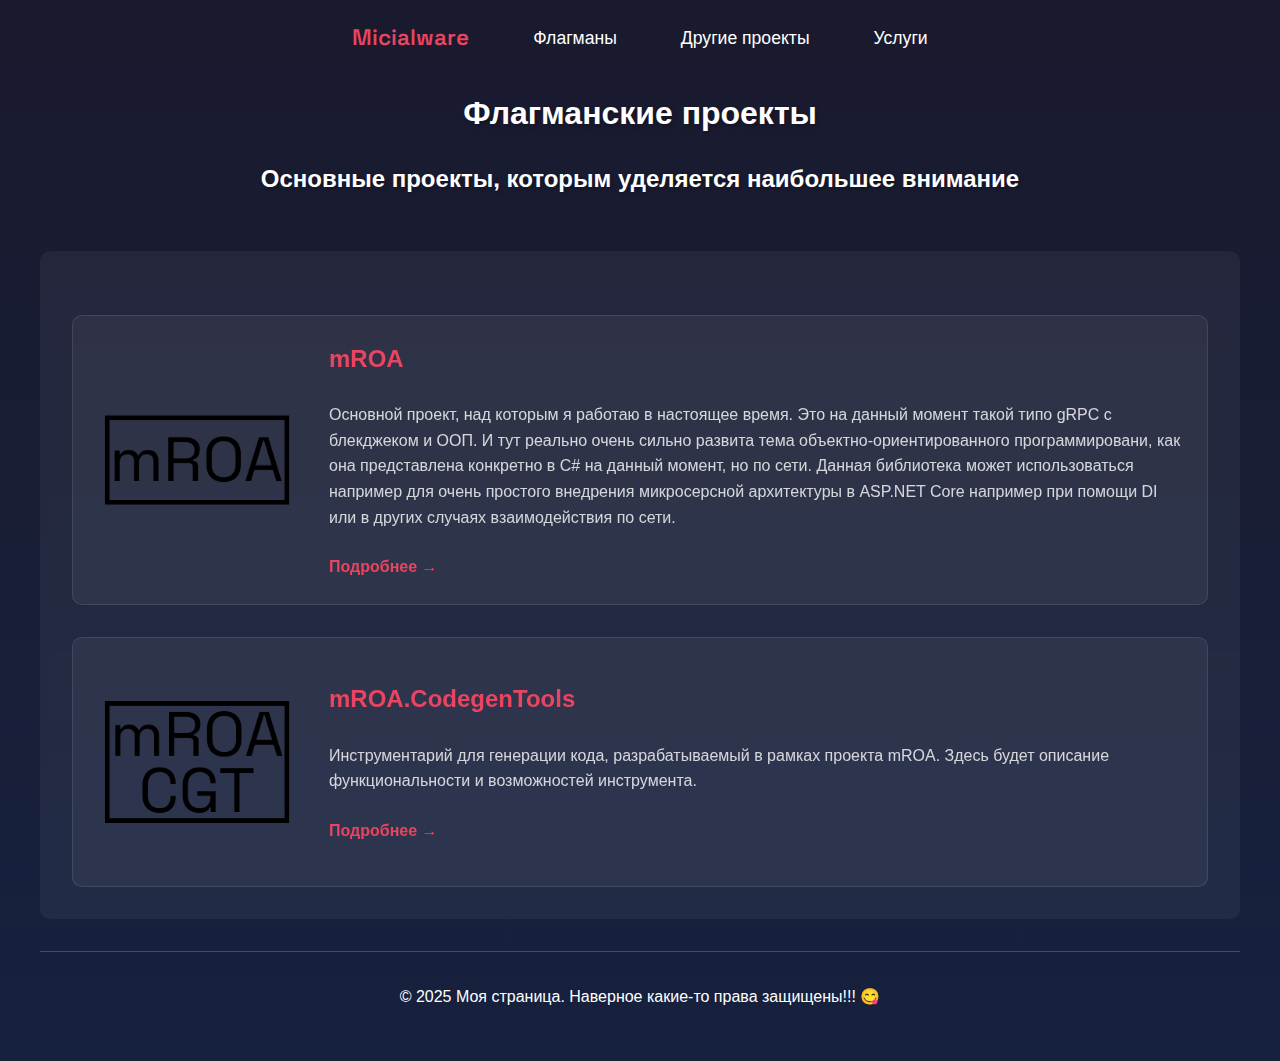
<file: flagships.html>
<!DOCTYPE html>
<html lang="ru">

<head>
    <meta charset="UTF-8">
    <meta name="viewport" content="width=device-width, initial-scale=1.0">
    <meta name="description" content="Флагманские проекты">
    <link rel="icon" type="image/png" href="img/icon.png">
    <link href="https://fonts.googleapis.com/css2?family=Space+Grotesk:wght@400;500;600;700&display=swap"
        rel="stylesheet">
    <link rel="stylesheet" href="styles.css">
    <title>Флагманские проекты</title>
    <style>
        body {
            font-family: Arial, sans-serif;
            line-height: 1.6;
            margin: 0;
            padding: 20px;
            max-width: 1200px;
            margin: 0 auto;
            min-height: 100vh;
            background: linear-gradient(to bottom, #1a1a2e, #16213e);
            color: white;
        }

        header {
            text-align: center;
            padding-top: 0px;
            padding-bottom: 2rem;
        }

        nav {
            margin-bottom: 32px;
        }

        nav ul {
            list-style: none;
            padding: 0;
            margin: 0;
            display: flex;
            justify-content: center;
            gap: 2rem;
            align-items: center;
        }

        nav a {
            color: white;
            text-decoration: none;
            font-size: 1.1rem;
            padding: 0.5rem 1rem;
            border-radius: 5px;
            transition: background-color 0.3s;
        }

        nav a:hover {
            background-color: rgba(255, 255, 255, 0.1);
        }

        nav a.brand {
            font-family: 'Space Grotesk', monospace;
            font-size: 1.4rem;
            font-weight: 600;
            color: #e94560;
        }

        nav a.brand:hover {
            color: #ff6b81;
        }

        main {
            padding: 2rem 0;
            background: rgba(255, 255, 255, 0.05);
            border-radius: 10px;
            padding: 2rem;
            backdrop-filter: blur(5px);
        }

        footer {
            text-align: center;
            padding: 1rem 0;
            margin-top: 2rem;
            border-top: 1px solid rgba(255, 255, 255, 0.2);
        }

        h1,
        h2 {
            text-shadow: 2px 2px 4px rgba(0, 0, 0, 0.3);
        }

        .project-grid {
            display: flex;
            flex-direction: column;
            align-items: center;
            justify-content: center;
            gap: 2rem;
            margin-top: 2rem;
        }

        .project-card {
            background: rgba(255, 255, 255, 0.05);
            border-radius: 10px;
            padding: 1.5rem;
            border: 1px solid rgba(255, 255, 255, 0.1);
            transition: transform 0.3s, box-shadow 0.3s;
            display: flex;
            flex-direction: row;
            align-items: center;
            justify-content: center;
            gap: 2rem;
        }

        .project-card:hover {
            transform: translateY(-5px);
            box-shadow: 0 5px 15px rgba(0, 0, 0, 0.3);
        }

        .project-card h3 {
            color: #e94560;
            margin-top: 0;
            font-size: 1.5rem;
        }

        .project-card p {
            margin-bottom: 1.5rem;
            color: rgba(255, 255, 255, 0.8);
        }

        .project-card .more-link {
            display: inline-block;
            color: #e94560;
            text-decoration: none;
            font-weight: bold;
            transition: color 0.3s;
        }

        .project-card .more-link:hover {
            color: #ff6b81;
            text-decoration: underline;
        }

        .project-card img {
            width: 200px;
            height: 200px;
        }

        @media (max-width: 768px) {
            body {
                padding: 10px;
            }

            nav ul {
                flex-direction: column;
                gap: 1rem;
            }

            nav a {
                font-size: 1.2rem;
                padding: 0.8rem 1.5rem;
                width: 100%;
                text-align: center;
            }

            main {
                padding: 1rem;
            }

            h1 {
                font-size: 1.8rem;
            }

            h2 {
                font-size: 1.4rem;
            }

            .project-card {
                flex-direction: column;
                text-align: center;
                padding: 1rem;
            }

            .project-card img {
                width: 150px;
                height: 150px;
                margin-bottom: 1rem;
            }

            .project-card-text {
                width: 100%;
            }
        }
    </style>
</head>

<body>
    <header>
        <nav>
            <ul>
                <li><a href="index.html" class="brand">Micialware</a></li>
                <li><a href="flagships.html">Флагманы</a></li>
                <li><a href="index.html#projects">Другие проекты</a></li>
                <li><a href="services.html">Услуги</a></li>
            </ul>
        </nav>
        <h1>Флагманские проекты</h1>
        <h2>Основные проекты, которым уделяется наибольшее внимание</h2>
    </header>

    <main>
        <div class="project-grid">
            <div class="project-card">
                <img src="img/mroaLogo.png" alt="mROA" />
                <div class="project-card-text">
                    <h3>mROA</h3>
                    <p>Основной проект, над которым я работаю в настоящее время. Это на данный момент такой типо gRPC с
                        блекджеком и ООП. И тут реально очень сильно развита тема объектно-ориентированного
                        программировани, как она представлена конкретно в C# на данный момент, но по сети. Данная
                        библиотека может использоваться например для очень простого внедрения микросерсной архитектуры в
                        ASP.NET Core например при помощи DI или в других случаях взаимодействия по сети.</p>
                    <a href="mroa.html" class="more-link">Подробнее →</a>
                </div>

            </div>
            <div class="project-card">
                <img src="img/mroacgtLogo.png" alt="mROA.CodegenTools" />
                <div class="project-card-text">
                    <h3>mROA.CodegenTools</h3>
                    <p>Инструментарий для генерации кода, разрабатываемый в рамках проекта mROA. Здесь будет описание
                        функциональности и возможностей инструмента.</p>
                    <a href="#" class="more-link">Подробнее →</a>
                </div>
            </div>
        </div>
    </main>

    <footer>
        <p>&copy; 2025 Моя страница. Наверное какие-то права защищены!!! <span id="random-emoji"></span></p>
    </footer>

    <script src="scripts.js"></script>
</body>

</html>
</file>
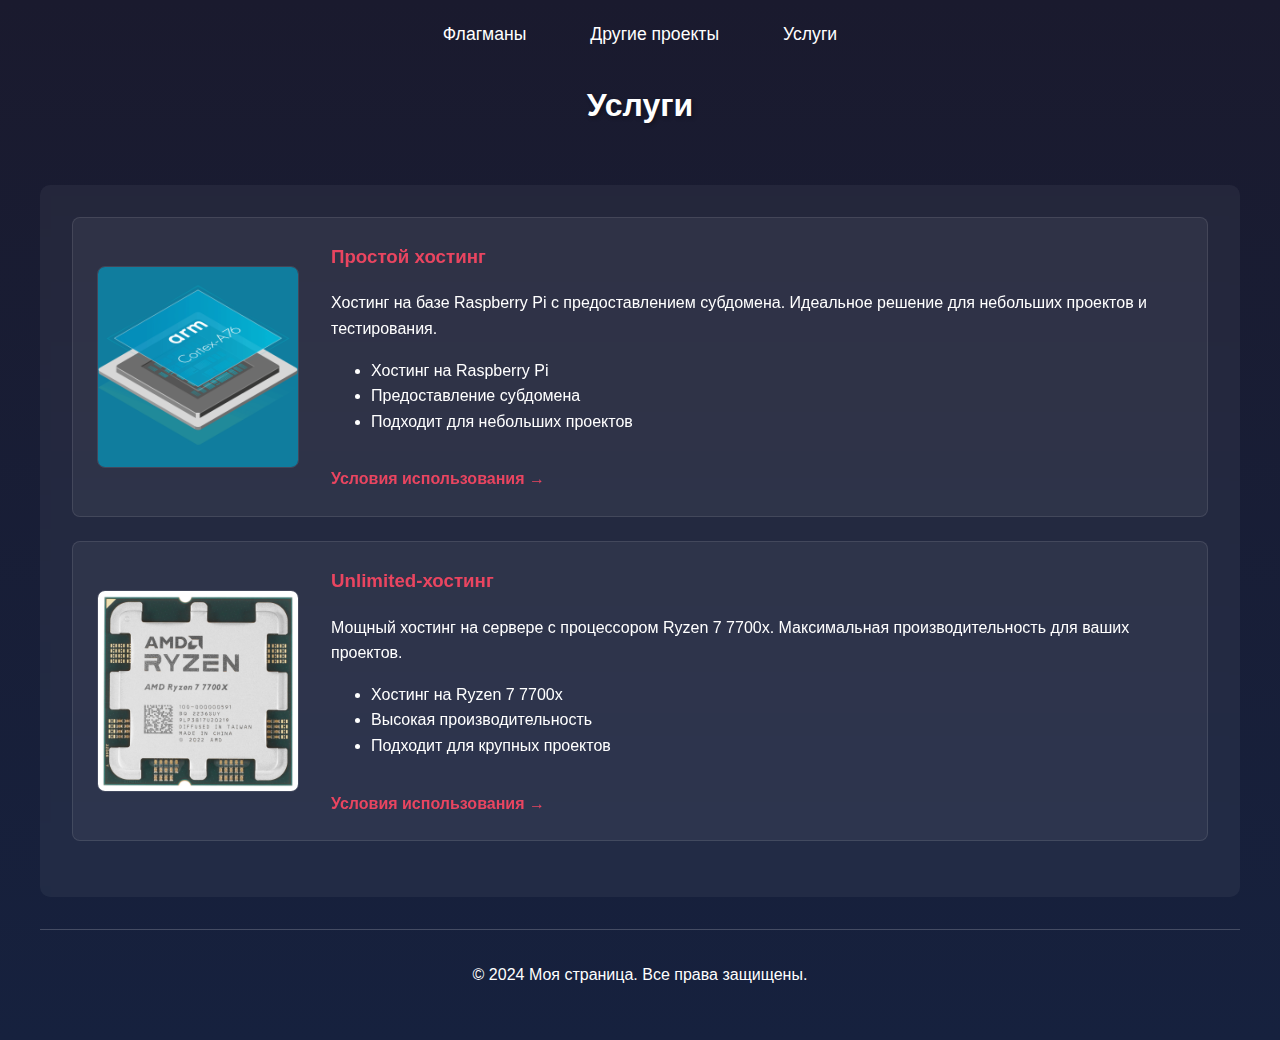
<file: services.html>
<!DOCTYPE html>
<html lang="ru">
<head>
    <meta charset="UTF-8">
    <meta name="viewport" content="width=device-width, initial-scale=1.0">
    <meta name="description" content="Услуги программиста">
    <title>Услуги</title>
    <style>
        body {
            font-family: Arial, sans-serif;
            line-height: 1.6;
            margin: 0;
            padding: 20px;
            max-width: 1200px;
            margin: 0 auto;
            min-height: 100vh;
            background: linear-gradient(to bottom, #1a1a2e, #16213e);
            color: white;
        }
        header {
            text-align: center;
            padding-top: 0px;
            padding-bottom: 2rem;
        }
        nav {
            margin-bottom: 32px;
        }
        nav ul {
            list-style: none;
            padding: 0;
            margin: 0;
            display: flex;
            justify-content: center;
            gap: 2rem;
        }
        nav a {
            color: white;
            text-decoration: none;
            font-size: 1.1rem;
            padding: 0.5rem 1rem;
            border-radius: 5px;
            transition: background-color 0.3s;
        }
        nav a:hover {
            background-color: rgba(255, 255, 255, 0.1);
        }
        main {
            padding: 2rem 0;
            background: rgba(255, 255, 255, 0.05);
            border-radius: 10px;
            padding: 2rem;
            backdrop-filter: blur(5px);
        }
        footer {
            text-align: center;
            padding: 1rem 0;
            margin-top: 2rem;
            border-top: 1px solid rgba(255, 255, 255, 0.2);
        }
        h1, h2 {
            text-shadow: 2px 2px 4px rgba(0, 0, 0, 0.3);
        }
        .service-card {
            background: rgba(255, 255, 255, 0.05);
            border-radius: 8px;
            padding: 1.5rem;
            margin-bottom: 1.5rem;
            border: 1px solid rgba(255, 255, 255, 0.1);
            display: flex;
            gap: 2rem;
            align-items: center;
        }
        .service-card .content {
            flex: 1;
        }
        .service-card img {
            width: 200px;
            height: 200px;
            object-fit: cover;
            border-radius: 8px;
            border: 1px solid rgba(255, 255, 255, 0.1);
        }
        .service-card h3 {
            margin-top: 0;
            color: #e94560;
        }
        .service-card .terms-link {
            display: inline-block;
            margin-top: 1rem;
            color: #e94560;
            text-decoration: none;
            font-weight: bold;
            transition: color 0.3s;
        }
        .service-card .terms-link:hover {
            color: #ff6b81;
            text-decoration: underline;
        }
    </style>
</head>
<body>
    <header>
        <nav>
            <ul>
                <li><a href="index.html#flagships">Флагманы</a></li>
                <li><a href="index.html#projects">Другие проекты</a></li>
                <li><a href="services.html">Услуги</a></li>
            </ul>
        </nav>
        <h1>Услуги</h1>
    </header>

    <main>
        <div class="service-card">
            <img src="img/arma76.png" alt="Raspberry Pi хостинг">
            <div class="content">
                <h3>Простой хостинг</h3>
                <p>Хостинг на базе Raspberry Pi с предоставлением субдомена. Идеальное решение для небольших проектов и тестирования.</p>
                <ul>
                    <li>Хостинг на Raspberry Pi</li>
                    <li>Предоставление субдомена</li>
                    <li>Подходит для небольших проектов</li>
                </ul>
                <a href="terms-basic.html" class="terms-link">Условия использования →</a>
            </div>
        </div>
        <div class="service-card">
            <img src="img/7700x.webp" alt="Ryzen сервер">
            <div class="content">
                <h3>Unlimited-хостинг</h3>
                <p>Мощный хостинг на сервере с процессором Ryzen 7 7700x. Максимальная производительность для ваших проектов.</p>
                <ul>
                    <li>Хостинг на Ryzen 7 7700x</li>
                    <li>Высокая производительность</li>
                    <li>Подходит для крупных проектов</li>
                </ul>
                <a href="terms-unlimited.html" class="terms-link">Условия использования →</a>
            </div>
        </div>
    </main>

    <footer>
        <p>&copy; 2024 Моя страница. Все права защищены.</p>
    </footer>
</body>
</html>
</file>
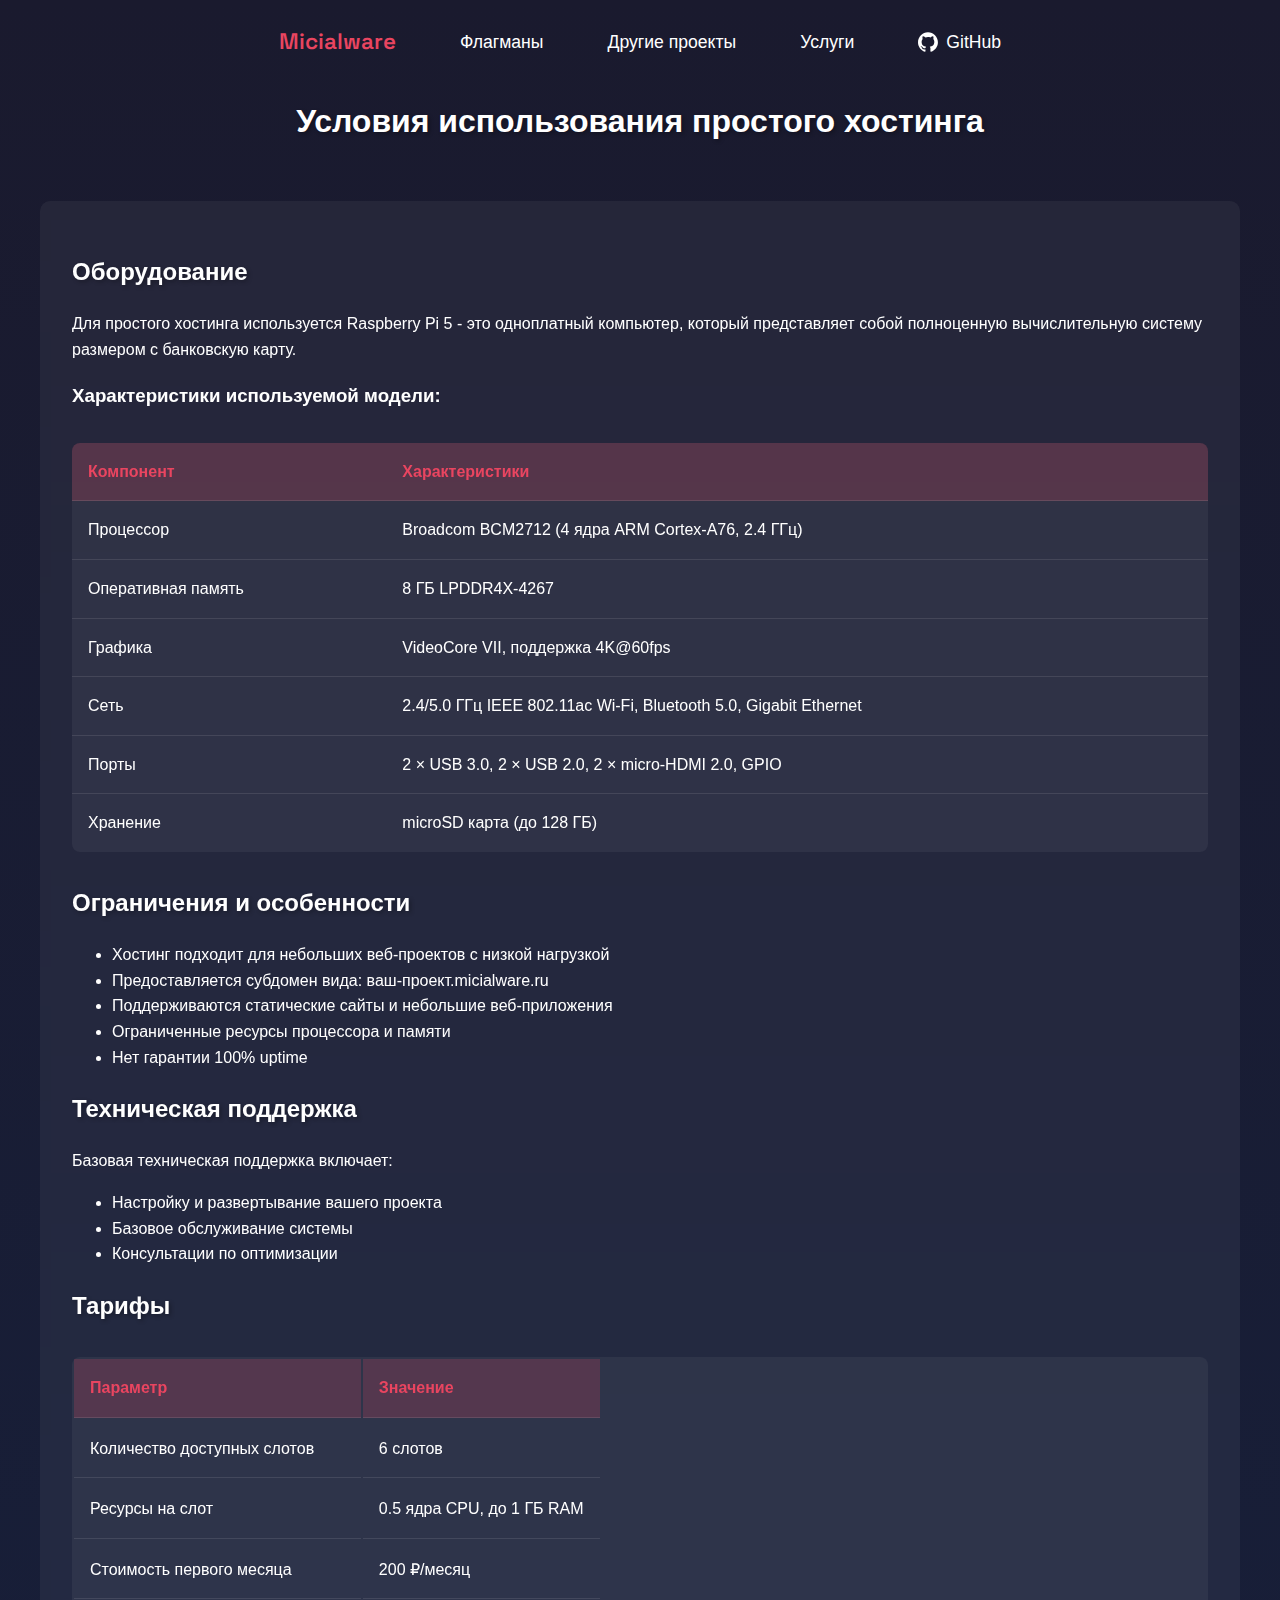
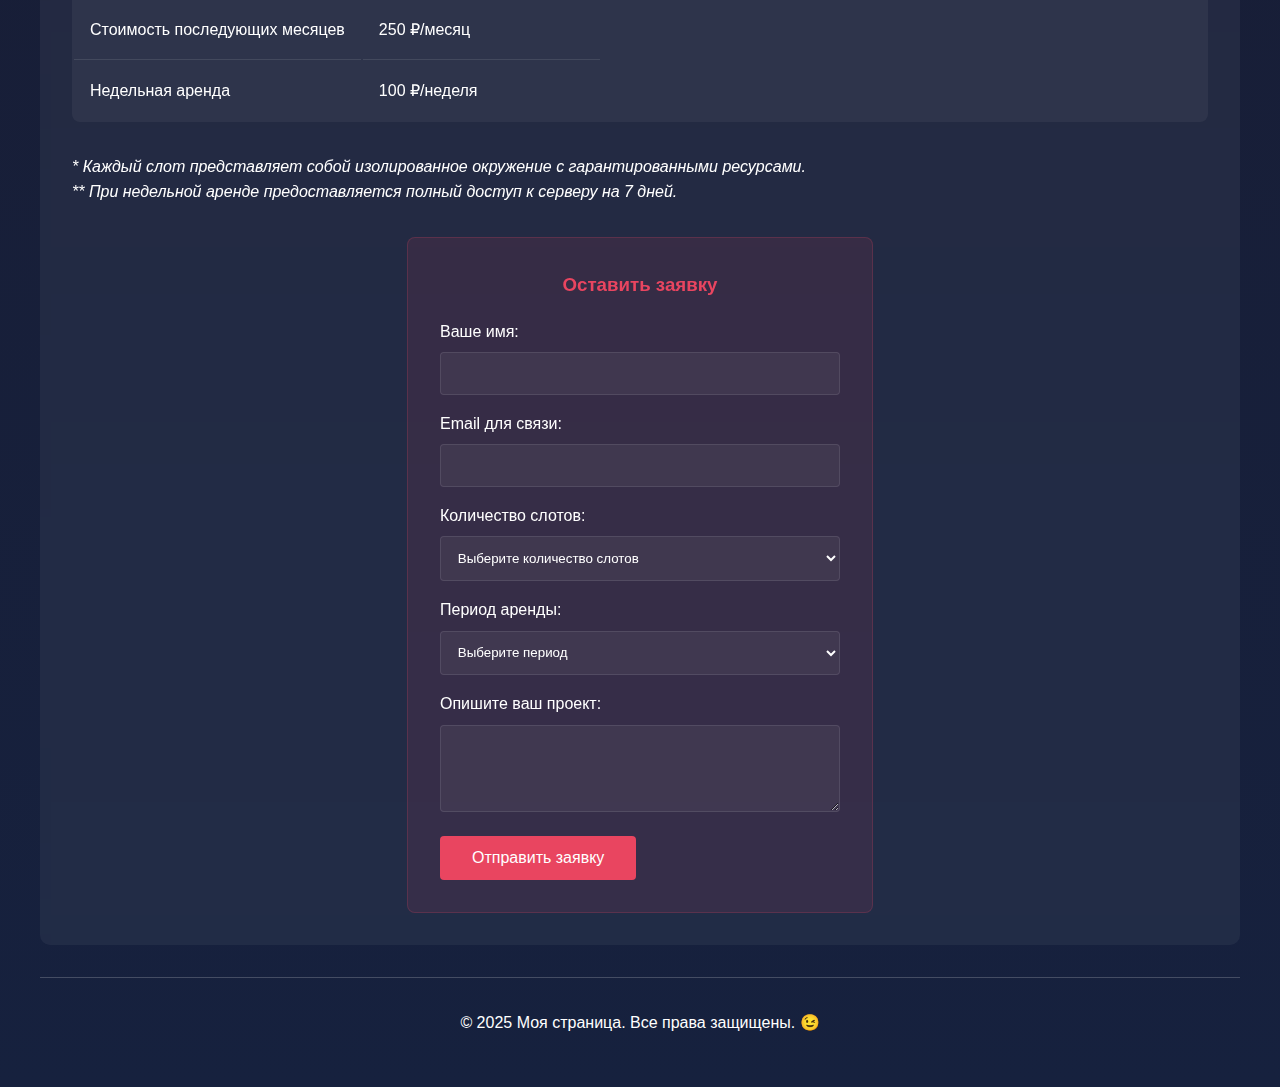
<file: terms-basic.html>
<!DOCTYPE html>
<html lang="ru">
<head>
    <meta charset="UTF-8">
    <meta name="viewport" content="width=device-width, initial-scale=1.0">
    <meta name="description" content="Условия использования простого хостинга">
    <link rel="icon" type="image/png" href="img/icon.png">
    <link href="https://fonts.googleapis.com/css2?family=Space+Grotesk:wght@400;500;600;700&display=swap" rel="stylesheet">
    <link rel="stylesheet" href="styles.css">
    <title>Условия использования - Простой хостинг</title>
    <style>
        body {
            font-family: Arial, sans-serif;
            line-height: 1.6;
            margin: 0;
            padding: 20px;
            max-width: 1200px;
            margin: 0 auto;
            min-height: 100vh;
            background: linear-gradient(to bottom, #1a1a2e, #16213e);
            color: white;
        }
        header {
            text-align: center;
            padding-top: 0px;
            padding-bottom: 2rem;
        }
        nav {
            margin-bottom: 32px;
        }
        nav ul {
            list-style: none;
            padding: 0;
            margin: 0;
            display: flex;
            justify-content: center;
            gap: 2rem;
            align-items: center;
        }
        nav a {
            color: white;
            text-decoration: none;
            font-size: 1.1rem;
            padding: 0.5rem 1rem;
            border-radius: 5px;
            transition: background-color 0.3s;
        }
        nav a:hover {
            background-color: rgba(255, 255, 255, 0.1);
        }
        nav a.brand {
            font-family: 'Space Grotesk', monospace;
            font-size: 1.4rem;
            font-weight: 600;
            color: #e94560;
        }
        nav a.brand:hover {
            color: #ff6b81;
        }
        main {
            padding: 2rem 0;
            background: rgba(255, 255, 255, 0.05);
            border-radius: 10px;
            padding: 2rem;
            backdrop-filter: blur(5px);
        }
        footer {
            text-align: center;
            padding: 1rem 0;
            margin-top: 2rem;
            border-top: 1px solid rgba(255, 255, 255, 0.2);
        }
        h1, h2 {
            text-shadow: 2px 2px 4px rgba(0, 0, 0, 0.3);
        }
        .specs-table {
            width: 100%;
            border-collapse: collapse;
            margin: 2rem 0;
            background: rgba(255, 255, 255, 0.05);
            border-radius: 8px;
            overflow: hidden;
        }
        .specs-table th, .specs-table td {
            padding: 1rem;
            text-align: left;
            border-bottom: 1px solid rgba(255, 255, 255, 0.1);
        }
        .specs-table th {
            background: rgba(233, 69, 96, 0.2);
            color: #e94560;
        }
        .specs-table tr:last-child td {
            border-bottom: none;
        }
        .request-form {
            background: rgba(233, 69, 96, 0.1);
            border-radius: 8px;
            padding: 2rem;
            margin-top: 2rem;
            border: 1px solid rgba(233, 69, 96, 0.2);
            max-width: 400px;
            margin-left: auto;
            margin-right: auto;
        }
        .request-form h3 {
            color: #e94560;
            margin-top: 0;
            text-align: center;
        }
        .request-form input,
        .request-form textarea,
        .request-form select {
            width: 100%;
            padding: 0.8rem;
            margin: 0.5rem 0 1rem;
            border: 1px solid rgba(255, 255, 255, 0.1);
            border-radius: 4px;
            background: rgba(255, 255, 255, 0.05);
            color: white;
            font-family: inherit;
            box-sizing: border-box;
        }
        .request-form input:focus,
        .request-form textarea:focus,
        .request-form select:focus {
            outline: none;
            border-color: #e94560;
        }
        .request-form select {
            cursor: pointer;
        }
        .request-form select option {
            background: #1a1a2e;
            color: white;
        }
        .request-form button {
            background: #e94560;
            color: white;
            border: none;
            padding: 0.8rem 2rem;
            border-radius: 4px;
            cursor: pointer;
            font-size: 1rem;
            transition: background-color 0.3s;
        }
        .request-form button:hover {
            background: #ff6b81;
        }
        .terms-section h3 {
            color: #e94560;
            margin-top: 2rem;
        }

        @media (max-width: 768px) {
            body {
                padding: 10px;
            }

            nav ul {
                flex-direction: column;
                gap: 1rem;
            }

            nav a {
                font-size: 1.2rem;
                padding: 0.8rem 1.5rem;
                width: 100%;
                text-align: center;
            }

            main {
                padding: 1rem;
            }

            h1 {
                font-size: 1.8rem;
            }

            h2 {
                font-size: 1.4rem;
            }

            .terms-section {
                padding: 1rem;
            }

            .terms-section h3 {
                font-size: 1.2rem;
            }
        }

        .github-link {
            display: flex;
            align-items: center;
            gap: 0.5rem;
            color: white;
            text-decoration: none;
            font-size: 1.1rem;
            padding: 0.5rem 1rem;
            border-radius: 5px;
            transition: background-color 0.3s;
        }

        .github-link:hover {
            background-color: rgba(255, 255, 255, 0.1);
        }

        .github-link img {
            width: 20px;
            height: 20px;
        }
    </style>
</head>
<body>
    <header>
        <nav>
            <ul>
                <li><a href="index.html" class="brand">Micialware</a></li>
                <li><a href="flagships.html">Флагманы</a></li>
                <li><a href="index.html#projects">Другие проекты</a></li>
                <li><a href="services.html">Услуги</a></li>
                <li><a href="https://github.com/YaslePoy" class="github-link" target="_blank"><img src="img/github-mark-white.svg" alt="GitHub">GitHub</a></li>
            </ul>
        </nav>
        <h1>Условия использования простого хостинга</h1>
    </header>

    <main>
        <h2>Оборудование</h2>
        <p>Для простого хостинга используется Raspberry Pi 5 - это одноплатный компьютер, который представляет собой полноценную вычислительную систему размером с банковскую карту.</p>
        
        <h3>Характеристики используемой модели:</h3>
        <table class="specs-table">
            <tr>
                <th>Компонент</th>
                <th>Характеристики</th>
            </tr>
            <tr>
                <td>Процессор</td>
                <td>Broadcom BCM2712 (4 ядра ARM Cortex-A76, 2.4 ГГц)</td>
            </tr>
            <tr>
                <td>Оперативная память</td>
                <td>8 ГБ LPDDR4X-4267</td>
            </tr>
            <tr>
                <td>Графика</td>
                <td>VideoCore VII, поддержка 4K@60fps</td>
            </tr>
            <tr>
                <td>Сеть</td>
                <td>2.4/5.0 ГГц IEEE 802.11ac Wi-Fi, Bluetooth 5.0, Gigabit Ethernet</td>
            </tr>
            <tr>
                <td>Порты</td>
                <td>2 × USB 3.0, 2 × USB 2.0, 2 × micro-HDMI 2.0, GPIO</td>
            </tr>
            <tr>
                <td>Хранение</td>
                <td>microSD карта (до 128 ГБ)</td>
            </tr>
        </table>

        <h2>Ограничения и особенности</h2>
        <ul>
            <li>Хостинг подходит для небольших веб-проектов с низкой нагрузкой</li>
            <li>Предоставляется субдомен вида: ваш-проект.micialware.ru</li>
            <li>Поддерживаются статические сайты и небольшие веб-приложения</li>
            <li>Ограниченные ресурсы процессора и памяти</li>
            <li>Нет гарантии 100% uptime</li>
        </ul>

        <h2>Техническая поддержка</h2>
        <p>Базовая техническая поддержка включает:</p>
        <ul>
            <li>Настройку и развертывание вашего проекта</li>
            <li>Базовое обслуживание системы</li>
            <li>Консультации по оптимизации</li>
        </ul>

        <h2>Тарифы</h2>
        <div class="specs-table">
            <table>
                <tr>
                    <th>Параметр</th>
                    <th>Значение</th>
                </tr>
                <tr>
                    <td>Количество доступных слотов</td>
                    <td>6 слотов</td>
                </tr>
                <tr>
                    <td>Ресурсы на слот</td>
                    <td>0.5 ядра CPU, до 1 ГБ RAM</td>
                </tr>
                <tr>
                    <td>Стоимость первого месяца</td>
                    <td>200 ₽/месяц</td>
                </tr>
                <tr>
                    <td>Стоимость последующих месяцев</td>
                    <td>250 ₽/месяц</td>
                </tr>
                <tr>
                    <td>Недельная аренда</td>
                    <td>100 ₽/неделя</td>
                </tr>
            </table>
        </div>
        <p style="margin-top: 1rem; font-style: italic;">* Каждый слот представляет собой изолированное окружение с гарантированными ресурсами.<br>
        ** При недельной аренде предоставляется полный доступ к серверу на 7 дней.</p>

        <div class="request-form">
            <h3>Оставить заявку</h3>
            <form action="#" method="POST">
                <div>
                    <label for="name">Ваше имя:</label>
                    <input type="text" id="name" name="name" required>
                </div>
                <div>
                    <label for="email">Email для связи:</label>
                    <input type="email" id="email" name="email" required>
                </div>
                <div>
                    <label for="slots">Количество слотов:</label>
                    <select id="slots" name="slots" required>
                        <option value="">Выберите количество слотов</option>
                        <option value="1">1 слот (200₽/мес)</option>
                        <option value="2">2 слота (400₽/мес)</option>
                        <option value="3">3 слота (600₽/мес)</option>
                        <option value="4">4 слота (800₽/мес)</option>
                        <option value="5">5 слотов (1000₽/мес)</option>
                        <option value="6">6 слотов (1200₽/мес)</option>
                    </select>
                </div>
                <div>
                    <label for="period">Период аренды:</label>
                    <select id="period" name="period" required>
                        <option value="">Выберите период</option>
                        <option value="week">Неделя (100₽/слот)</option>
                        <option value="month">Месяц (200₽/слот)</option>
                    </select>
                </div>
                <div>
                    <label for="message">Опишите ваш проект:</label>
                    <textarea id="message" name="message" rows="4" required></textarea>
                </div>
                <button type="submit">Отправить заявку</button>
            </form>
        </div>
    </main>

    <footer>
        <p>&copy; 2025 Моя страница. Все права защищены.	<span id="random-emoji"></span></p>
    </footer>

    <script src="scripts.js"></script>
</body>
</html>
</file>
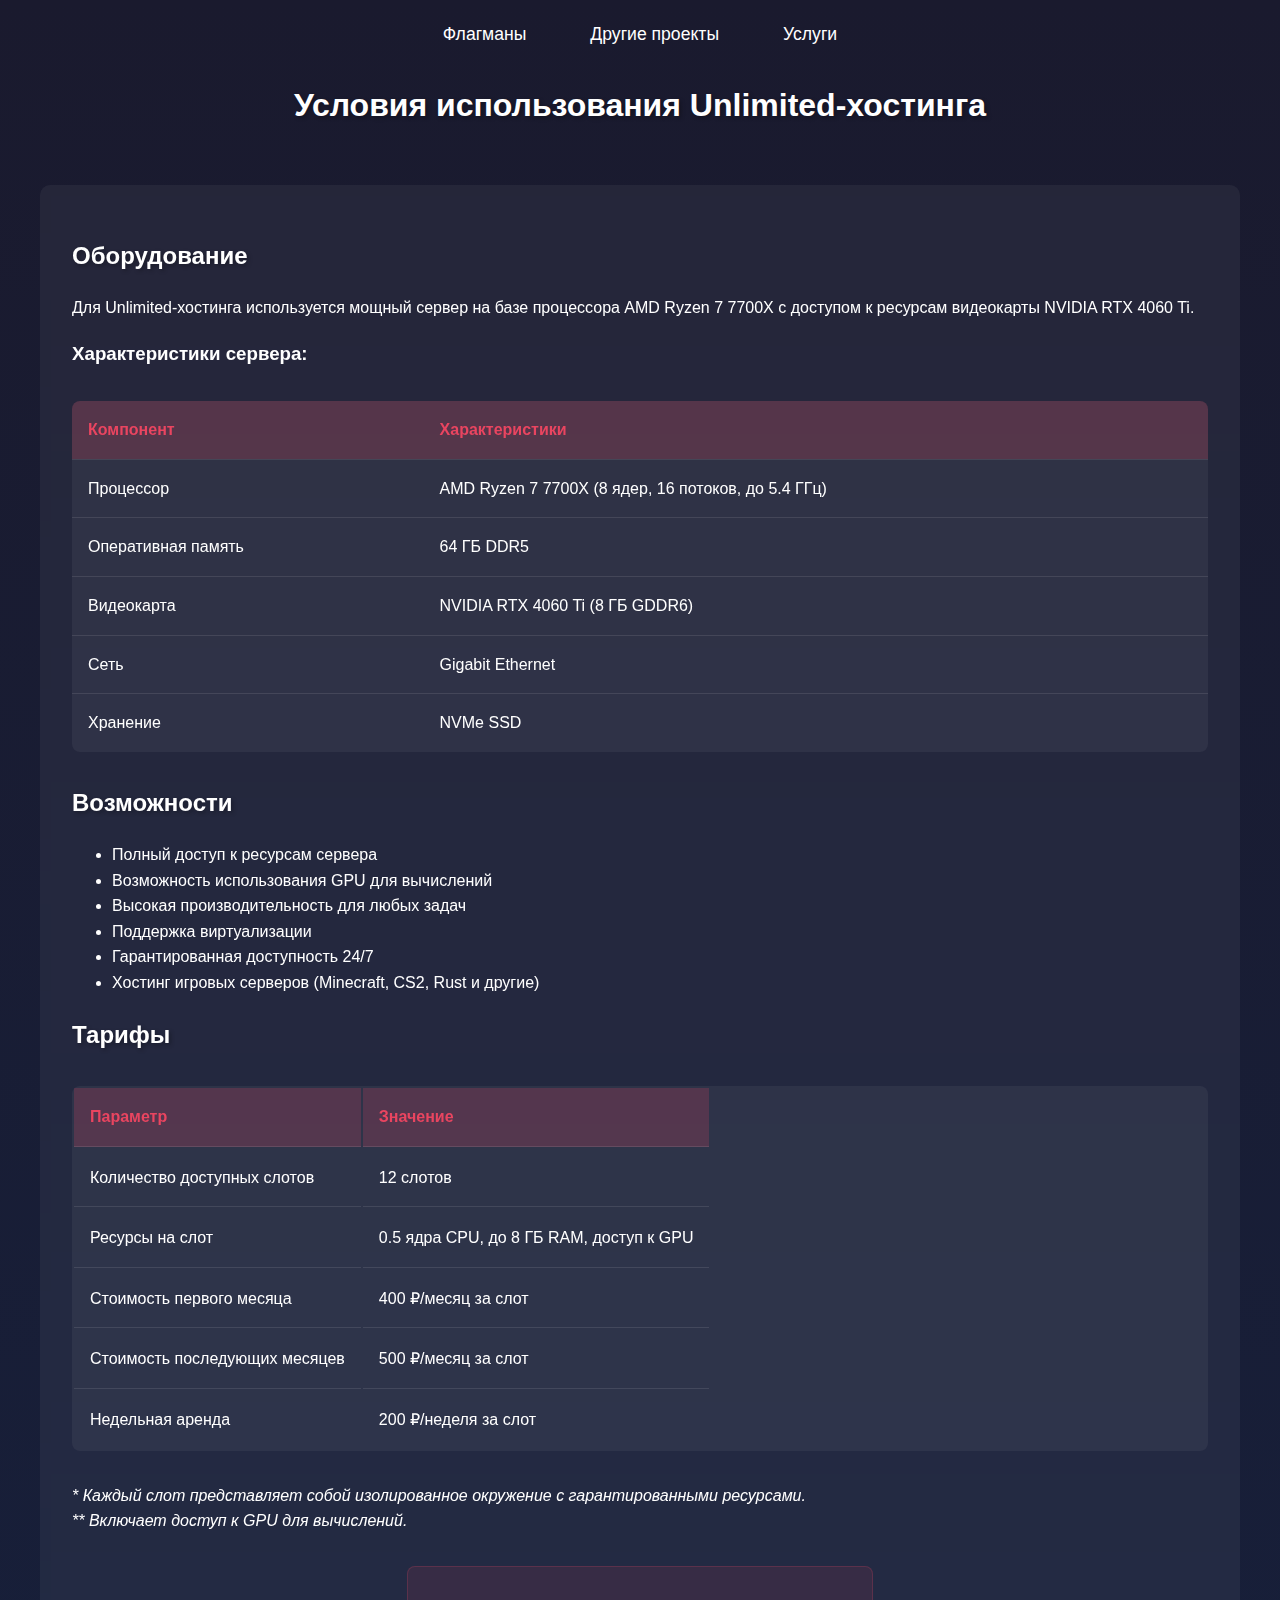
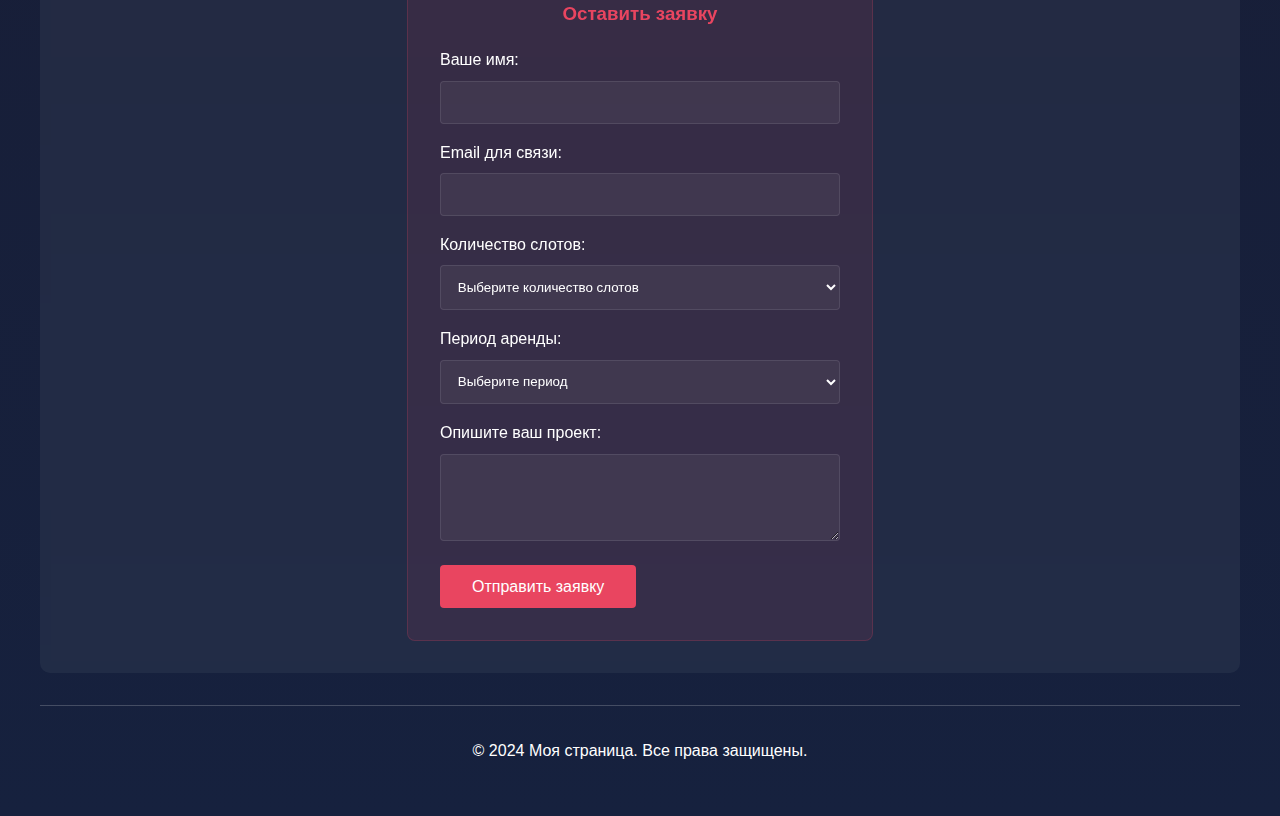
<file: terms-unlimited.html>
<!DOCTYPE html>
<html lang="ru">
<head>
    <meta charset="UTF-8">
    <meta name="viewport" content="width=device-width, initial-scale=1.0">
    <meta name="description" content="Условия использования Unlimited-хостинга">
    <title>Условия использования - Unlimited-хостинг</title>
    <style>
        body {
            font-family: Arial, sans-serif;
            line-height: 1.6;
            margin: 0;
            padding: 20px;
            max-width: 1200px;
            margin: 0 auto;
            min-height: 100vh;
            background: linear-gradient(to bottom, #1a1a2e, #16213e);
            color: white;
        }
        header {
            text-align: center;
            padding-top: 0px;
            padding-bottom: 2rem;
        }
        nav {
            margin-bottom: 32px;
        }
        nav ul {
            list-style: none;
            padding: 0;
            margin: 0;
            display: flex;
            justify-content: center;
            gap: 2rem;
        }
        nav a {
            color: white;
            text-decoration: none;
            font-size: 1.1rem;
            padding: 0.5rem 1rem;
            border-radius: 5px;
            transition: background-color 0.3s;
        }
        nav a:hover {
            background-color: rgba(255, 255, 255, 0.1);
        }
        main {
            padding: 2rem 0;
            background: rgba(255, 255, 255, 0.05);
            border-radius: 10px;
            padding: 2rem;
            backdrop-filter: blur(5px);
        }
        footer {
            text-align: center;
            padding: 1rem 0;
            margin-top: 2rem;
            border-top: 1px solid rgba(255, 255, 255, 0.2);
        }
        h1, h2 {
            text-shadow: 2px 2px 4px rgba(0, 0, 0, 0.3);
        }
        .specs-table {
            width: 100%;
            border-collapse: collapse;
            margin: 2rem 0;
            background: rgba(255, 255, 255, 0.05);
            border-radius: 8px;
            overflow: hidden;
        }
        .specs-table th, .specs-table td {
            padding: 1rem;
            text-align: left;
            border-bottom: 1px solid rgba(255, 255, 255, 0.1);
        }
        .specs-table th {
            background: rgba(233, 69, 96, 0.2);
            color: #e94560;
        }
        .specs-table tr:last-child td {
            border-bottom: none;
        }
        .request-form {
            background: rgba(233, 69, 96, 0.1);
            border-radius: 8px;
            padding: 2rem;
            margin-top: 2rem;
            border: 1px solid rgba(233, 69, 96, 0.2);
            max-width: 400px;
            margin-left: auto;
            margin-right: auto;
        }
        .request-form h3 {
            color: #e94560;
            margin-top: 0;
            text-align: center;
        }
        .request-form input,
        .request-form textarea,
        .request-form select {
            width: 100%;
            padding: 0.8rem;
            margin: 0.5rem 0 1rem;
            border: 1px solid rgba(255, 255, 255, 0.1);
            border-radius: 4px;
            background: rgba(255, 255, 255, 0.05);
            color: white;
            font-family: inherit;
            box-sizing: border-box;
        }
        .request-form input:focus,
        .request-form textarea:focus,
        .request-form select:focus {
            outline: none;
            border-color: #e94560;
        }
        .request-form select {
            cursor: pointer;
        }
        .request-form select option {
            background: #1a1a2e;
            color: white;
        }
        .request-form button {
            background: #e94560;
            color: white;
            border: none;
            padding: 0.8rem 2rem;
            border-radius: 4px;
            cursor: pointer;
            font-size: 1rem;
            transition: background-color 0.3s;
        }
        .request-form button:hover {
            background: #ff6b81;
        }
    </style>
</head>
<body>
    <header>
        <nav>
            <ul>
                <li><a href="index.html#flagships">Флагманы</a></li>
                <li><a href="index.html#projects">Другие проекты</a></li>
                <li><a href="services.html">Услуги</a></li>
            </ul>
        </nav>
        <h1>Условия использования Unlimited-хостинга</h1>
    </header>

    <main>
        <h2>Оборудование</h2>
        <p>Для Unlimited-хостинга используется мощный сервер на базе процессора AMD Ryzen 7 7700X с доступом к ресурсам видеокарты NVIDIA RTX 4060 Ti.</p>
        
        <h3>Характеристики сервера:</h3>
        <table class="specs-table">
            <tr>
                <th>Компонент</th>
                <th>Характеристики</th>
            </tr>
            <tr>
                <td>Процессор</td>
                <td>AMD Ryzen 7 7700X (8 ядер, 16 потоков, до 5.4 ГГц)</td>
            </tr>
            <tr>
                <td>Оперативная память</td>
                <td>64 ГБ DDR5</td>
            </tr>
            <tr>
                <td>Видеокарта</td>
                <td>NVIDIA RTX 4060 Ti (8 ГБ GDDR6)</td>
            </tr>
            <tr>
                <td>Сеть</td>
                <td>Gigabit Ethernet</td>
            </tr>
            <tr>
                <td>Хранение</td>
                <td>NVMe SSD</td>
            </tr>
        </table>

        <h2>Возможности</h2>
        <ul>
            <li>Полный доступ к ресурсам сервера</li>
            <li>Возможность использования GPU для вычислений</li>
            <li>Высокая производительность для любых задач</li>
            <li>Поддержка виртуализации</li>
            <li>Гарантированная доступность 24/7</li>
            <li>Хостинг игровых серверов (Minecraft, CS2, Rust и другие)</li>
        </ul>

        <h2>Тарифы</h2>
        <div class="specs-table">
            <table>
                <tr>
                    <th>Параметр</th>
                    <th>Значение</th>
                </tr>
                <tr>
                    <td>Количество доступных слотов</td>
                    <td>12 слотов</td>
                </tr>
                <tr>
                    <td>Ресурсы на слот</td>
                    <td>0.5 ядра CPU, до 8 ГБ RAM, доступ к GPU</td>
                </tr>
                <tr>
                    <td>Стоимость первого месяца</td>
                    <td>400 ₽/месяц за слот</td>
                </tr>
                <tr>
                    <td>Стоимость последующих месяцев</td>
                    <td>500 ₽/месяц за слот</td>
                </tr>
                <tr>
                    <td>Недельная аренда</td>
                    <td>200 ₽/неделя за слот</td>
                </tr>
            </table>
        </div>
        <p style="margin-top: 1rem; font-style: italic;">* Каждый слот представляет собой изолированное окружение с гарантированными ресурсами.<br>
        ** Включает доступ к GPU для вычислений.</p>

        <div class="request-form">
            <h3>Оставить заявку</h3>
            <form action="#" method="POST">
                <div>
                    <label for="name">Ваше имя:</label>
                    <input type="text" id="name" name="name" required>
                </div>
                <div>
                    <label for="email">Email для связи:</label>
                    <input type="email" id="email" name="email" required>
                </div>
                <div>
                    <label for="slots">Количество слотов:</label>
                    <select id="slots" name="slots" required>
                        <option value="">Выберите количество слотов</option>
                        <option value="1">1 слот (400₽/мес)</option>
                        <option value="2">2 слота (800₽/мес)</option>
                        <option value="3">3 слота (1200₽/мес)</option>
                        <option value="4">4 слота (1600₽/мес)</option>
                        <option value="5">5 слотов (2000₽/мес)</option>
                        <option value="6">6 слотов (2400₽/мес)</option>
                        <option value="7">7 слотов (2800₽/мес)</option>
                        <option value="8">8 слотов (3200₽/мес)</option>
                        <option value="9">9 слотов (3600₽/мес)</option>
                        <option value="10">10 слотов (4000₽/мес)</option>
                        <option value="11">11 слотов (4400₽/мес)</option>
                        <option value="12">12 слотов (4800₽/мес)</option>
                    </select>
                </div>
                <div>
                    <label for="period">Период аренды:</label>
                    <select id="period" name="period" required>
                        <option value="">Выберите период</option>
                        <option value="week">Неделя (200₽/слот)</option>
                        <option value="month">Месяц (400₽/слот)</option>
                    </select>
                </div>
                <div>
                    <label for="message">Опишите ваш проект:</label>
                    <textarea id="message" name="message" rows="4" required></textarea>
                </div>
                <button type="submit">Отправить заявку</button>
            </form>
        </div>
    </main>

    <footer>
        <p>&copy; 2024 Моя страница. Все права защищены.</p>
    </footer>
</body>
</html>
</file>
<file: styles.css>
body {
    font-family: Arial, sans-serif;
    line-height: 1.6;
    margin: 0;
    padding: 20px;
    max-width: 1200px;
    margin: 0 auto;
    min-height: 100vh;
    background: linear-gradient(to bottom, #1a1a2e, #16213e);
    color: white;
}

.github-link img {
    width: 20px;
    height: 20px;
}

.github-link {
    display: flex;
    align-items: center;
    gap: 0.5rem;
    color: white;
    text-decoration: none;
    font-size: 1.1rem;
    padding: 0.5rem 1rem;
    border-radius: 5px;
    transition: background-color 0.3s;
}

.github-link:hover {
    background-color: rgba(255, 255, 255, 0.1);
}

header {
    text-align: center;
    padding-top: 0px;
    padding-bottom: 2rem;
}

nav {
    margin-bottom: 32px;
}

nav ul {
    list-style: none;
    padding: 0;
    margin: 0;
    display: flex;
    justify-content: center;
    gap: 2rem;
    align-items: center;
}

nav a {
    color: white;
    text-decoration: none;
    font-size: 1.1rem;
    padding: 0.5rem 1rem;
    border-radius: 5px;
    transition: background-color 0.3s;
}

nav a:hover {
    background-color: rgba(255, 255, 255, 0.1);
}

nav a.brand {
    font-family: 'Space Grotesk', monospace;
    font-size: 1.4rem;
    font-weight: 600;
    color: #e94560;
}

nav a.brand:hover {
    color: #ff6b81;
}

main {
    padding: 2rem 0;
    background: rgba(255, 255, 255, 0.05);
    border-radius: 10px;
    padding: 2rem;
    backdrop-filter: blur(5px);
}

footer {
    text-align: center;
    padding: 1rem 0;
    margin-top: 2rem;
    border-top: 1px solid rgba(255, 255, 255, 0.2);
}

h1, h2 {
    text-shadow: 2px 2px 4px rgba(0, 0, 0, 0.3);
}

@media (max-width: 768px) {
    body {
        padding: 10px;
    }

    nav ul {
        flex-direction: column;
        gap: 1rem;
    }

    nav a {
        font-size: 1.2rem;
        padding: 0.8rem 1.5rem;
        width: 100%;
        text-align: center;
    }

    main {
        padding: 1rem;
    }

    h1 {
        font-size: 1.8rem;
    }

    h2 {
        font-size: 1.4rem;
    }
}

a {
    color: white;
}

.no-margin {
    margin: 0;
}

codesp{
    font-family: "Space Grotesk", monospace;
    background-color: rgb(66, 69, 72)
}
* codesp {
    padding: 1px 5px;
    border-radius: 5px;
}
</file>
